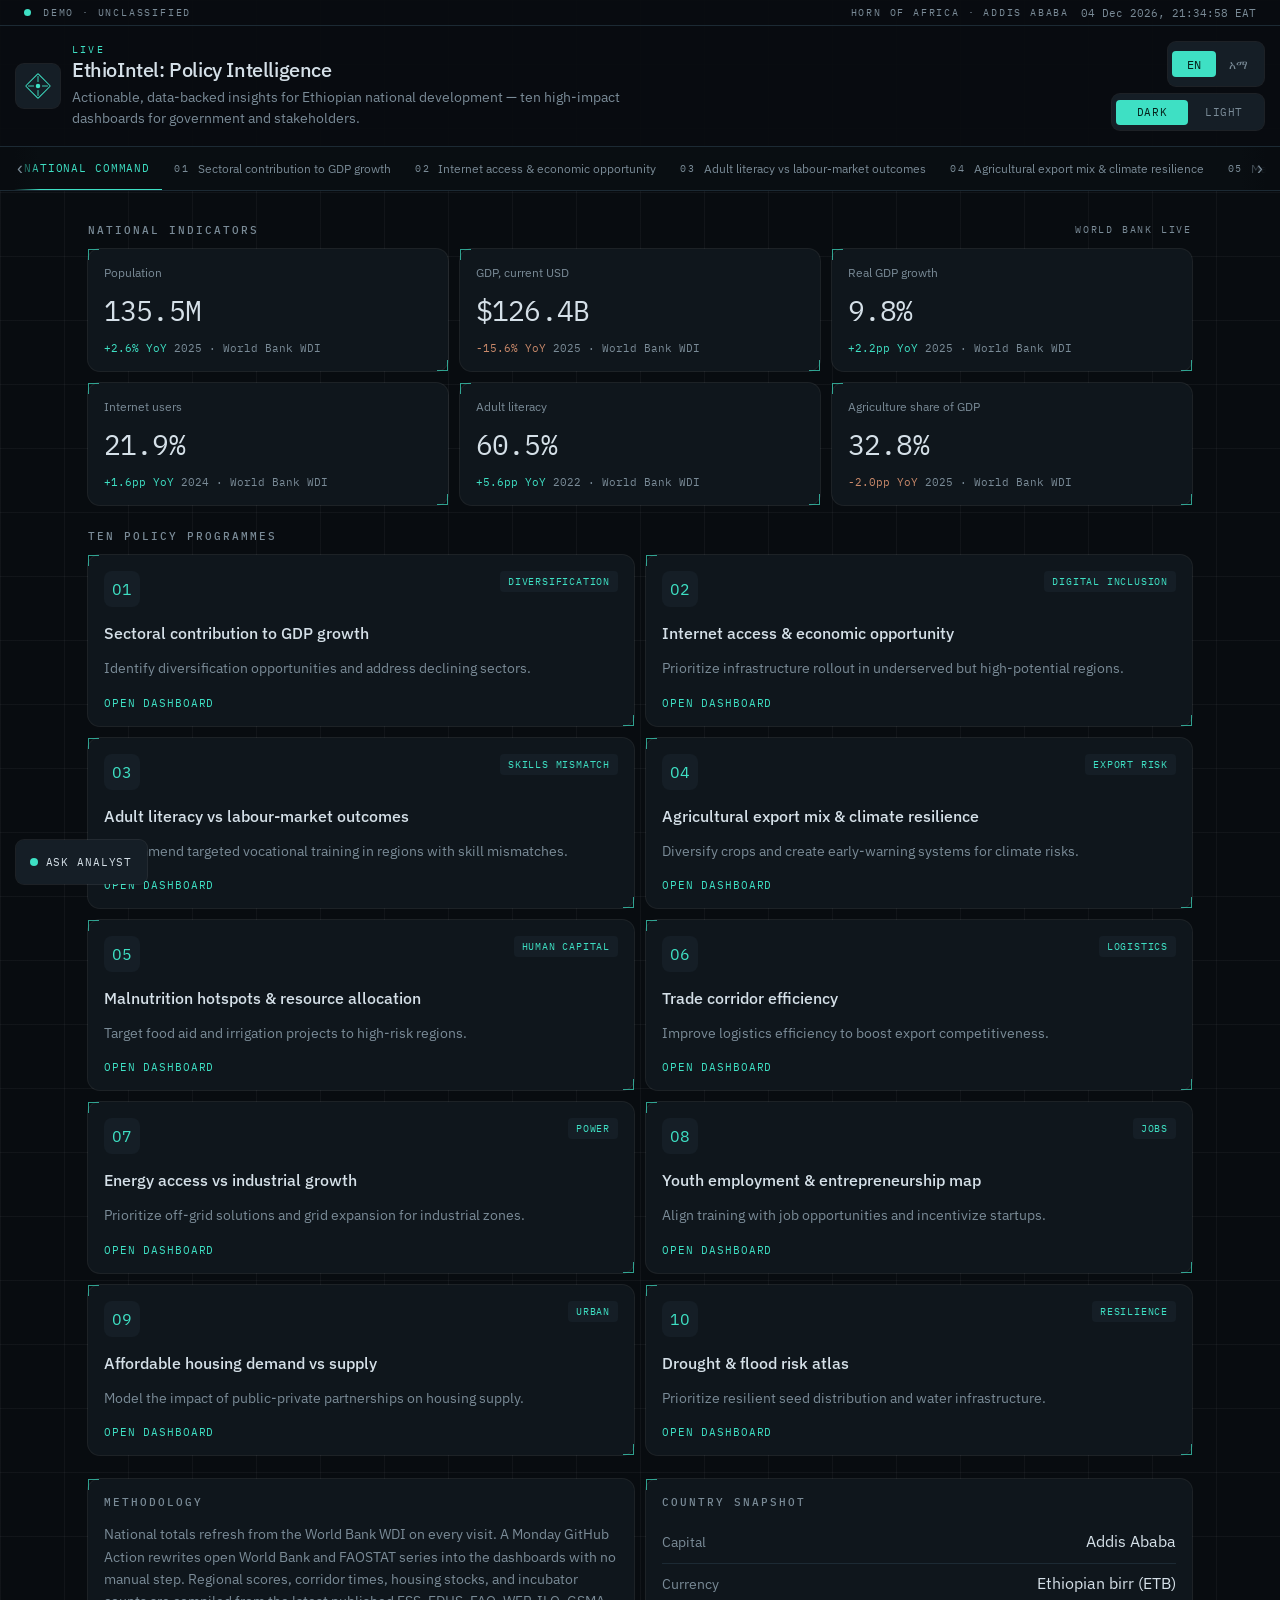
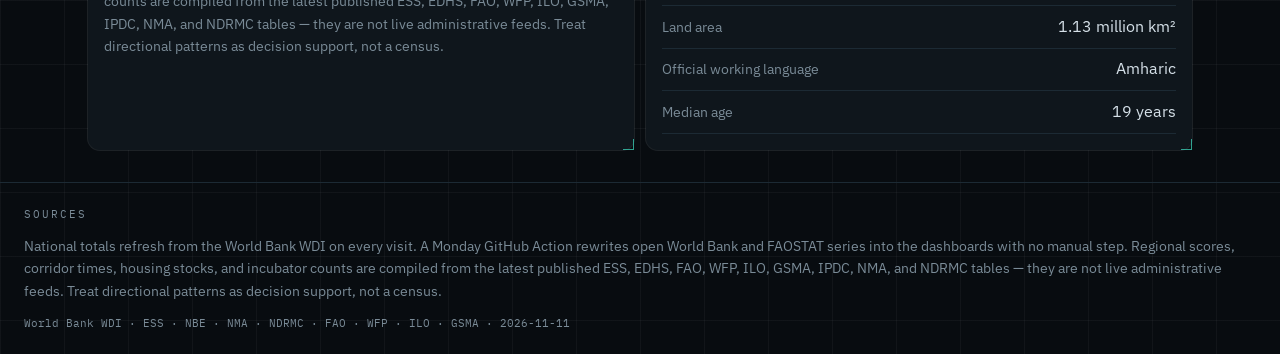
<file: index.html>
<!doctype html>
<html lang="en" data-theme="dark">
  <head>
    <meta charset="utf-8" />
    <meta name="viewport" content="width=device-width, initial-scale=1" />
    <title>EthioIntel</title>
    <meta name="description" content="EthioIntel — data-backed policy intelligence for Ethiopian national development. Ten interactive dashboards for government and stakeholders." />
    <meta name="theme-color" content="#080c10" />
    <link rel="icon" type="image/svg+xml" href="favicon.svg" />
    <link rel="preconnect" href="https://fonts.googleapis.com" />
    <link rel="preconnect" href="https://fonts.gstatic.com" crossorigin />
    <link rel="stylesheet" href="https://fonts.googleapis.com/css2?family=IBM+Plex+Mono:wght@400;500&family=IBM+Plex+Sans:wght@400;500;600&family=Noto+Sans+Ethiopic:wght@400;500;600&display=swap" />
    <link rel="stylesheet" href="styles.css" />
    <script>
      (function () {
        try {
          var t = localStorage.getItem("ethiointel-theme");
          if (t === "light" || t === "dark") {
            document.documentElement.setAttribute("data-theme", t);
            document.documentElement.style.colorScheme = t;
          }
        } catch (e) {}
      })();
    </script>
  </head>
  <body>
    <div id="app"><p class="loading">Loading EthioIntel…</p></div>
    <div id="analyst-root"></div>
    <script src="app.js"></script>
  </body>
</html>
</file>
<file: styles.css>
:root {
  --bg: #080c10;
  --surface: #0f161c;
  --elevated: #151e26;
  --fg: #d5e0e8;
  --muted: #7a8b97;
  --primary: #3ee0c4;
  --primary-fg: #06201a;
  --border: #1c2a34;
  --warn: #c9896a;
  --c1: #3ee0c4;
  --c2: #7aa8b8;
  --c3: #4d7c74;
  --c4: #c5d4dc;
  --c5: #3d5560;
  --font: "IBM Plex Sans", "Noto Sans Ethiopic", ui-sans-serif, system-ui, sans-serif;
  --mono: "IBM Plex Mono", ui-monospace, monospace;
  color-scheme: dark;
}
html[data-theme="light"] {
  --bg: #eef2f4;
  --surface: #f7fafb;
  --elevated: #e4eaee;
  --fg: #152228;
  --muted: #5a6d77;
  --primary: #0c7d6e;
  --primary-fg: #f3fbf9;
  --border: #c9d4da;
  --warn: #9a5a3c;
  --c1: #0c7d6e;
  --c2: #3d6a7a;
  --c3: #4f8f82;
  --c4: #1f3a44;
  --c5: #7a93a0;
  color-scheme: light;
}
* { box-sizing: border-box; }
html, body { margin: 0; min-height: 100dvh; background: var(--bg); color: var(--fg); font-family: var(--font); }
html[data-lang="am"] { font-family: "Noto Sans Ethiopic", var(--font); }
body {
  background-image:
    linear-gradient(to right, color-mix(in oklab, var(--fg) 4.5%, transparent) 1px, transparent 1px),
    linear-gradient(to bottom, color-mix(in oklab, var(--fg) 4.5%, transparent) 1px, transparent 1px);
  background-size: 64px 64px;
}
html[data-theme="light"] body {
  background-image:
    linear-gradient(to right, color-mix(in oklab, var(--fg) 7%, transparent) 1px, transparent 1px),
    linear-gradient(to bottom, color-mix(in oklab, var(--fg) 7%, transparent) 1px, transparent 1px);
}
button:not(:disabled), [role="button"]:not(:disabled), a { cursor: pointer; }
a { color: inherit; text-decoration: none; }
h1, h2, h3 { text-wrap: balance; font-weight: 500; }
p { text-wrap: pretty; }
.wrap { max-width: 72rem; margin: 0 auto; padding: 1.5rem 1rem; display: flex; flex-direction: column; gap: 1.5rem; }
@media (min-width: 640px) { .wrap { padding: 2rem 1.5rem; } }
.bar { border-bottom: 1px solid var(--border); background: color-mix(in oklab, var(--bg) 90%, transparent); }
.bar-top, .bar-main { display: flex; align-items: center; justify-content: space-between; gap: 0.75rem; }
.bar-top { padding: 0.35rem 1rem; border-bottom: 1px solid var(--border); }
@media (min-width: 640px) { .bar-top, .bar-main { padding-left: 1.5rem; padding-right: 1.5rem; } }
.bar-main { padding: 1rem; gap: 1rem; flex-wrap: wrap; }
.brand { display: flex; gap: 0.75rem; align-items: center; min-width: 0; }
.mark {
  width: 2.75rem; height: 2.75rem; display: grid; place-items: center;
  background: var(--elevated); color: var(--primary); border-radius: 0.5rem;
  box-shadow: 0 0 0 1px color-mix(in oklab, var(--fg) 10%, transparent);
}
.live { font-family: var(--mono); font-size: 0.625rem; letter-spacing: 0.22em; color: var(--primary); text-transform: uppercase; margin: 0; }
h1 { font-size: 1.25rem; margin: 0; letter-spacing: -0.02em; }
.sub { margin: 0.25rem 0 0; color: var(--muted); font-size: 0.875rem; line-height: 1.55; max-width: 36rem; }
.micro { font-family: var(--mono); font-size: 0.625rem; letter-spacing: 0.18em; color: var(--muted); text-transform: uppercase; margin: 0; }
.dot { width: 7px; height: 7px; border-radius: 99px; background: var(--primary); animation: pulse 2.2s ease-out infinite; }
@keyframes pulse {
  0% { box-shadow: 0 0 0 0 color-mix(in oklab, var(--primary) 55%, transparent); }
  70% { box-shadow: 0 0 0 8px transparent; }
  100% { box-shadow: 0 0 0 0 transparent; }
}
.toggles { display: flex; flex-direction: column; align-items: stretch; gap: 0.5rem; }
@media (min-width: 640px) { .toggles { align-items: flex-end; } }
.lang, .theme {
  display: inline-flex; align-items: center; padding: 0.25rem; background: var(--elevated);
  border-radius: 0.5rem; box-shadow: 0 0 0 1px color-mix(in oklab, var(--fg) 10%, transparent);
}
.lang { height: 2.75rem; }
.theme { height: 2.25rem; }
.lang button, .theme button {
  min-width: 2.75rem; border: 0; background: transparent; color: var(--muted);
  font-family: var(--mono); font-size: 0.75rem; border-radius: 0.25rem; padding: 0.35rem 0.75rem;
  display: inline-flex; align-items: center; justify-content: center; gap: 0.35rem;
}
.theme button { font-size: 0.6875rem; letter-spacing: 0.06em; text-transform: uppercase; min-width: 4.5rem; }
.lang button[aria-pressed="true"], .theme button[aria-pressed="true"] { background: var(--primary); color: var(--primary-fg); }

.nav-rail { position: relative; border-bottom: 1px solid var(--border); background: color-mix(in oklab, var(--bg) 82%, var(--surface)); }
.nav {
  overflow-x: auto; display: flex; gap: 0; padding: 0 0.75rem;
  scrollbar-width: none; -ms-overflow-style: none;
}
.nav::-webkit-scrollbar { display: none; height: 0; }
.nav a {
  height: 2.75rem; display: flex; align-items: center; gap: 0.5rem; padding: 0 0.75rem;
  color: var(--muted); font-size: 0.75rem; white-space: nowrap;
  border-bottom: 2px solid transparent; margin-bottom: -1px;
}
.nav a.on, .nav a.home-on { color: var(--primary); border-bottom-color: var(--primary); background: transparent; box-shadow: none; }
.nav a.home-on { font-family: var(--mono); font-size: 0.6875rem; letter-spacing: 0.08em; text-transform: uppercase; }
.nav a:hover { color: var(--fg); }
.nav-chevron {
  position: absolute; top: 0; bottom: 0; width: 2.5rem; border: 0; color: var(--muted);
  display: grid; place-items: center; z-index: 2; padding: 0; font-size: 1.1rem;
}
.nav-chevron.left { left: 0; background: linear-gradient(to right, var(--bg) 35%, transparent); }
.nav-chevron.right { right: 0; background: linear-gradient(to left, var(--bg) 35%, transparent); }
.nav-chevron:hover { color: var(--fg); }
.nav.pad-l { padding-left: 2.5rem; }
.nav.pad-r { padding-right: 2.5rem; }

.card {
  position: relative; background: var(--surface); border-radius: 0.75rem; padding: 1rem;
  box-shadow: 0 0 0 1px color-mix(in oklab, var(--fg) 10%, transparent);
  transition: box-shadow 150ms ease-out;
}
.card:hover { box-shadow: 0 0 0 1px color-mix(in oklab, var(--primary) 45%, transparent); }
.card::before, .card::after { content: ""; position: absolute; width: 10px; height: 10px; pointer-events: none; }
.card::before { top: 0; left: 0; border-top: 1px solid color-mix(in oklab, var(--primary) 70%, transparent); border-left: 1px solid color-mix(in oklab, var(--primary) 70%, transparent); }
.card::after { right: 0; bottom: 0; border-right: 1px solid color-mix(in oklab, var(--primary) 70%, transparent); border-bottom: 1px solid color-mix(in oklab, var(--primary) 70%, transparent); }
.grid2 { display: grid; gap: 0.75rem; }
.grid3 { display: grid; gap: 0.75rem; }
@media (min-width: 640px) { .grid2 { grid-template-columns: 1fr 1fr; } .grid3 { grid-template-columns: 1fr 1fr; } }
@media (min-width: 1280px) { .grid3 { grid-template-columns: 1fr 1fr 1fr; } }
.k { color: var(--muted); font-size: 0.75rem; margin: 0; }
.v { font-family: var(--mono); font-size: 1.75rem; margin: 0.75rem 0 0; letter-spacing: -0.03em; }
.src { font-family: var(--mono); font-size: 0.6875rem; color: var(--muted); margin: 0.75rem 0 0; }
.sec { font-family: var(--mono); font-size: 0.6875rem; letter-spacing: 0.18em; color: var(--muted); text-transform: uppercase; margin: 0 0 0.75rem; }
.tag { background: var(--elevated); color: var(--primary); font-family: var(--mono); font-size: 0.625rem; letter-spacing: 0.08em; text-transform: uppercase; padding: 0.25rem 0.5rem; border-radius: 0.25rem; }
.row { display: flex; justify-content: space-between; align-items: flex-start; gap: 0.75rem; flex-wrap: wrap; }
.icon { width: 2.25rem; height: 2.25rem; display: grid; place-items: center; background: var(--elevated); color: var(--primary); border-radius: 0.5rem; }
.muted { color: var(--muted); font-size: 0.875rem; line-height: 1.6; }
.heat { display: grid; grid-template-columns: 1fr 1fr; gap: 0.5rem; }
.heat.ranked { grid-template-columns: 1fr; }
@media (min-width: 640px) { .heat.ranked { grid-template-columns: 1fr 1fr; } }
@media (min-width: 1024px) { .heat.ranked { grid-template-columns: 1fr 1fr 1fr; } }
@media (min-width: 768px) {
  .heat.atlas {
    grid-template-columns: 1.05fr 1.25fr 1fr 1.2fr;
    grid-template-areas:
      "tigray tigray afar somali"
      "benishangul amhara afar somali"
      "gambela oromia harari somali"
      "gambela south sidama dire"
      ". addis addis .";
  }
  .heat.atlas [data-id="tigray"] { grid-area: tigray; }
  .heat.atlas [data-id="afar"] { grid-area: afar; }
  .heat.atlas [data-id="somali"] { grid-area: somali; }
  .heat.atlas [data-id="benishangul"] { grid-area: benishangul; }
  .heat.atlas [data-id="amhara"] { grid-area: amhara; }
  .heat.atlas [data-id="gambela"] { grid-area: gambela; }
  .heat.atlas [data-id="oromia"] { grid-area: oromia; }
  .heat.atlas [data-id="harari"] { grid-area: harari; }
  .heat.atlas [data-id="south"] { grid-area: south; }
  .heat.atlas [data-id="sidama"] { grid-area: sidama; }
  .heat.atlas [data-id="dire"] { grid-area: dire; }
  .heat.atlas [data-id="addis"] { grid-area: addis; }
}
.atlas-scale {
  display: inline-block; width: 3.5rem; height: 0.35rem; border-radius: 99px; vertical-align: middle; margin: 0 0.35rem;
  background: linear-gradient(to right, color-mix(in oklab, var(--primary) 12%, var(--elevated)), var(--primary));
}
.heat button {
  width: 100%; border: 0; border-radius: 0.5rem; padding: 0.75rem; text-align: left; color: inherit;
  box-shadow: 0 0 0 1px color-mix(in oklab, var(--fg) 10%, transparent); font: inherit;
}
.heat button.on { box-shadow: 0 0 0 1px color-mix(in oklab, var(--primary) 55%, transparent); }
.heat button.dim { opacity: 0.45; }
.heat p { margin: 0; font-size: 0.75rem; }
.heat b { display: block; font-family: var(--mono); font-size: 1.125rem; font-weight: 500; margin-top: 0.25rem; }

.chart-tools { display: flex; flex-wrap: wrap; align-items: center; justify-content: space-between; gap: 0.5rem; margin-bottom: 0.5rem; }
.chips { display: flex; flex-wrap: wrap; gap: 0.15rem; }
.chip, .seg {
  border: 0; background: transparent; color: var(--muted); font-family: var(--mono);
  font-size: 0.625rem; letter-spacing: 0.06em; text-transform: uppercase; padding: 0.35rem 0.5rem; border-radius: 0.25rem;
}
.chip.on, .seg.on { color: var(--fg); }
.chip { display: inline-flex; align-items: center; gap: 0.4rem; }
.chip:not(.on) { opacity: 0.4; }
.chip .sw { width: 0.5rem; height: 0.5rem; border-radius: 2px; display: inline-block; }
.seg-wrap { display: inline-flex; background: var(--elevated); border-radius: 0.25rem; padding: 0.15rem; box-shadow: 0 0 0 1px color-mix(in oklab, var(--fg) 10%, transparent); }
.seg.on { background: var(--primary); color: var(--primary-fg); }
.readout { font-family: var(--mono); font-size: 0.6875rem; color: var(--muted); min-height: 1.2rem; margin: 0.6rem 0 0; letter-spacing: 0.02em; }
.readout .hi { color: var(--primary); }
.years { display: flex; flex-wrap: wrap; gap: 0.15rem; margin-top: 0.4rem; }
.years button {
  border: 0; background: transparent; color: var(--muted); font-family: var(--mono); font-size: 0.625rem;
  padding: 0.3rem 0.5rem; border-radius: 0.25rem;
}
.years button.on { background: var(--primary); color: var(--primary-fg); }

.svg-chart { width: 100%; height: 14rem; display: block; }
.svg-chart .bar, .svg-chart .dot, .svg-chart .slice { cursor: pointer; transition: opacity 150ms ease-out; }
.svg-chart text { font-family: var(--mono); font-size: 10px; fill: var(--muted); }

.pie-wrap { display: flex; flex-direction: column; gap: 0.75rem; }
@media (min-width: 640px) { .pie-wrap { flex-direction: row; align-items: center; } }
.pie-svg { width: 10rem; height: 10rem; flex-shrink: 0; }
.legend { list-style: none; margin: 0; padding: 0; display: grid; gap: 0.15rem; flex: 1; }
.legend button {
  width: 100%; display: flex; justify-content: space-between; gap: 0.5rem; font-size: 0.875rem;
  border: 0; background: transparent; color: inherit; padding: 0.35rem 0.15rem; text-align: left; font-family: inherit;
}
.legend button.dim { opacity: 0.35; }
.sw { width: 0.625rem; height: 0.625rem; border-radius: 2px; display: inline-block; margin-right: 0.5rem; }

.pair { display: grid; gap: 0.5rem; }
.pair button {
  border: 0; background: transparent; color: inherit; text-align: left; font: inherit; padding: 0.35rem 0;
  border-radius: 0.25rem;
}
.pair button.dim { opacity: 0.4; }
.pair .lab { display: flex; justify-content: space-between; font-size: 0.8rem; margin-bottom: 0.2rem; }
.pair .two { display: grid; gap: 0.3rem; }
.track { height: 0.5rem; background: var(--elevated); border-radius: 99px; overflow: hidden; }
.fill { height: 100%; background: var(--primary); border-radius: 99px; }
.pair .two .track:nth-child(2) .fill { background: var(--c2); }

.insight { border-top: 1px solid var(--border); padding-top: 1rem; margin-top: 1rem; }
.insight:first-child { border: 0; margin-top: 0; padding-top: 0; }
.kind { font-family: var(--mono); font-size: 0.625rem; letter-spacing: 0.08em; color: var(--primary); text-transform: uppercase; margin: 0; }
.gap { background: var(--elevated); color: var(--warn); font-family: var(--mono); font-size: 0.625rem; text-transform: uppercase; padding: 0.15rem 0.4rem; border-radius: 0.25rem; }
footer { border-top: 1px solid var(--border); padding: 1.5rem 1rem; }
@media (min-width: 640px) { footer { padding-left: 1.5rem; padding-right: 1.5rem; } }
.back {
  display: inline-flex; align-items: center; height: 2.75rem; padding: 0 0.75rem;
  background: var(--elevated); border-radius: 0.5rem; font-family: var(--mono);
  font-size: 0.6875rem; letter-spacing: 0.08em; text-transform: uppercase; color: var(--muted);
  box-shadow: 0 0 0 1px color-mix(in oklab, var(--fg) 10%, transparent);
}
@media (prefers-reduced-motion: reduce) { .dot { animation: none; } }
.clock { font-family: var(--mono); font-size: 0.6875rem; color: var(--muted); }
.open { font-family: var(--mono); font-size: 0.6875rem; letter-spacing: 0.08em; color: var(--primary); text-transform: uppercase; margin: 1rem 0 0; }
.delta { color: var(--primary); font-family: var(--mono); font-size: 0.6875rem; }
.delta.down { color: var(--warn); }
.loading { font-family: var(--mono); font-size: 0.6875rem; color: var(--muted); padding: 0.5rem 1rem 0; }
@media (max-width: 639px) { .hide-sm { display: none; } }

.ask-fab {
  position: fixed; left: 1rem; bottom: 1rem; z-index: 40;
  display: inline-flex; align-items: center; gap: 0.5rem; height: 2.75rem; padding: 0 0.9rem;
  background: var(--elevated); color: var(--fg); border: 0; border-radius: 0.5rem; font: inherit;
  font-family: var(--mono); font-size: 0.6875rem; letter-spacing: 0.08em; text-transform: uppercase;
  box-shadow: 0 0 0 1px color-mix(in oklab, var(--fg) 10%, transparent);
}
.ask-fab-dot { width: 0.45rem; height: 0.45rem; border-radius: 99px; background: var(--primary); }
.ask-layer { position: fixed; inset: 0; z-index: 50; }
.ask-scrim { position: absolute; inset: 0; border: 0; background: color-mix(in oklab, var(--bg) 70%, transparent); }
.ask-panel {
  position: absolute; inset: auto 0 0; max-height: 88dvh; display: flex; flex-direction: column;
  background: var(--surface); border-radius: 1rem 1rem 0 0;
  box-shadow: 0 0 0 1px color-mix(in oklab, var(--fg) 10%, transparent);
}
@media (min-width: 640px) {
  .ask-panel {
    inset: 0 auto 0 0; width: 26.5rem; max-height: none; border-radius: 0;
    border-right: 1px solid var(--border);
  }
}
.ask-head { display: flex; justify-content: space-between; gap: 0.75rem; padding: 1rem; border-bottom: 1px solid var(--border); }
.ask-head h2 { margin: 0.15rem 0 0; font-size: 1rem; font-weight: 500; }
.ask-head .muted { margin: 0.4rem 0 0; font-size: 0.8rem; line-height: 1.5; }
.ask-x {
  width: 2.75rem; height: 2.75rem; border: 0; background: transparent; color: var(--muted);
  font-size: 1.25rem; border-radius: 0.5rem;
}
.ask-list { flex: 1; min-height: 0; overflow: auto; padding: 1rem; }
.ask-sugs { display: flex; flex-wrap: wrap; gap: 0.5rem; margin-top: 0.5rem; }
.ask-sugs button {
  border: 0; background: var(--elevated); color: var(--fg); text-align: left; font: inherit; font-size: 0.8rem;
  padding: 0.5rem 0.65rem; border-radius: 0.5rem;
  box-shadow: 0 0 0 1px color-mix(in oklab, var(--fg) 10%, transparent);
}
.ask-progs { list-style: none; margin: 0.5rem 0 0; padding: 0; }
.ask-progs a { display: block; padding: 0.5rem 0.4rem; color: var(--muted); border-radius: 0.4rem; }
.ask-msg { max-width: 95%; font-size: 0.875rem; line-height: 1.55; margin: 0 0 0.75rem; color: var(--muted); }
.ask-msg.user {
  margin-left: auto; background: var(--elevated); color: var(--fg); padding: 0.6rem 0.75rem; border-radius: 0.75rem;
  box-shadow: 0 0 0 1px color-mix(in oklab, var(--fg) 10%, transparent);
}
.ask-msg strong { color: var(--fg); font-weight: 500; }
.ask-think { color: var(--primary); }
.ask-form {
  display: flex; gap: 0.5rem; padding: 0.75rem; border-top: 1px solid var(--border); background: var(--elevated);
  margin: 0 0.75rem 0.5rem; border-radius: 0.5rem;
  box-shadow: 0 0 0 1px color-mix(in oklab, var(--fg) 10%, transparent);
}
.ask-form textarea {
  flex: 1; min-height: 2.75rem; resize: none; border: 0; background: transparent; color: var(--fg);
  font: inherit; font-size: 0.875rem; padding: 0.45rem 0.25rem;
}
.ask-form textarea:focus { outline: none; }
.ask-send {
  border: 0; background: var(--primary); color: var(--primary-fg); border-radius: 0.25rem;
  font-family: var(--mono); font-size: 0.625rem; letter-spacing: 0.08em; text-transform: uppercase;
  padding: 0 0.7rem; min-height: 2.75rem;
}
.ask-send:disabled { opacity: 0.4; }
.ask-hint { margin: 0 1rem 0.75rem; }
</file>
